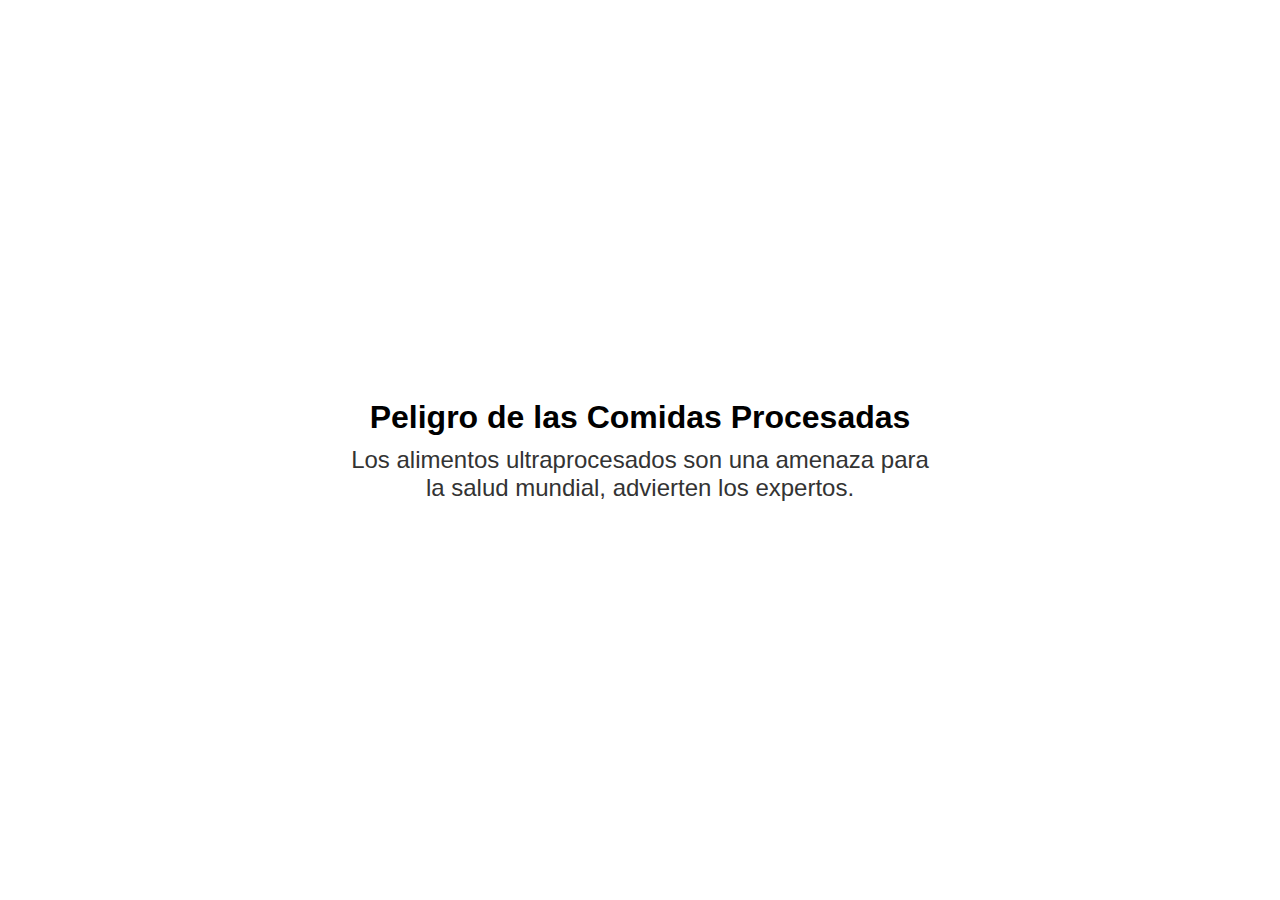
<file: index.html>
<!DOCTYPE html>
<html lang="es">
<head>
    <meta charset="UTF-8">
    <title>Proyecto: Peligro de las Comidas Procesadas</title>
</head>
<body style="text-align: center; margin: 0; padding: 0; height: 100vh; display: flex; justify-content: center; align-items: center; flex-direction: column; font-family: Arial, sans-serif;">
    
    <!-- Título Principal -->
    <h1 style="color: black; margin-bottom: 10px;">Peligro de las Comidas Procesadas</h1>
    
    <!-- Subtítulo (tu texto) -->
    <h2 style="color: #333; font-weight: normal; max-width: 600px; margin-top: 0;">
        Los alimentos ultraprocesados son una amenaza para la salud mundial, advierten los expertos.
    </h2>

</body>
</html>
</file>
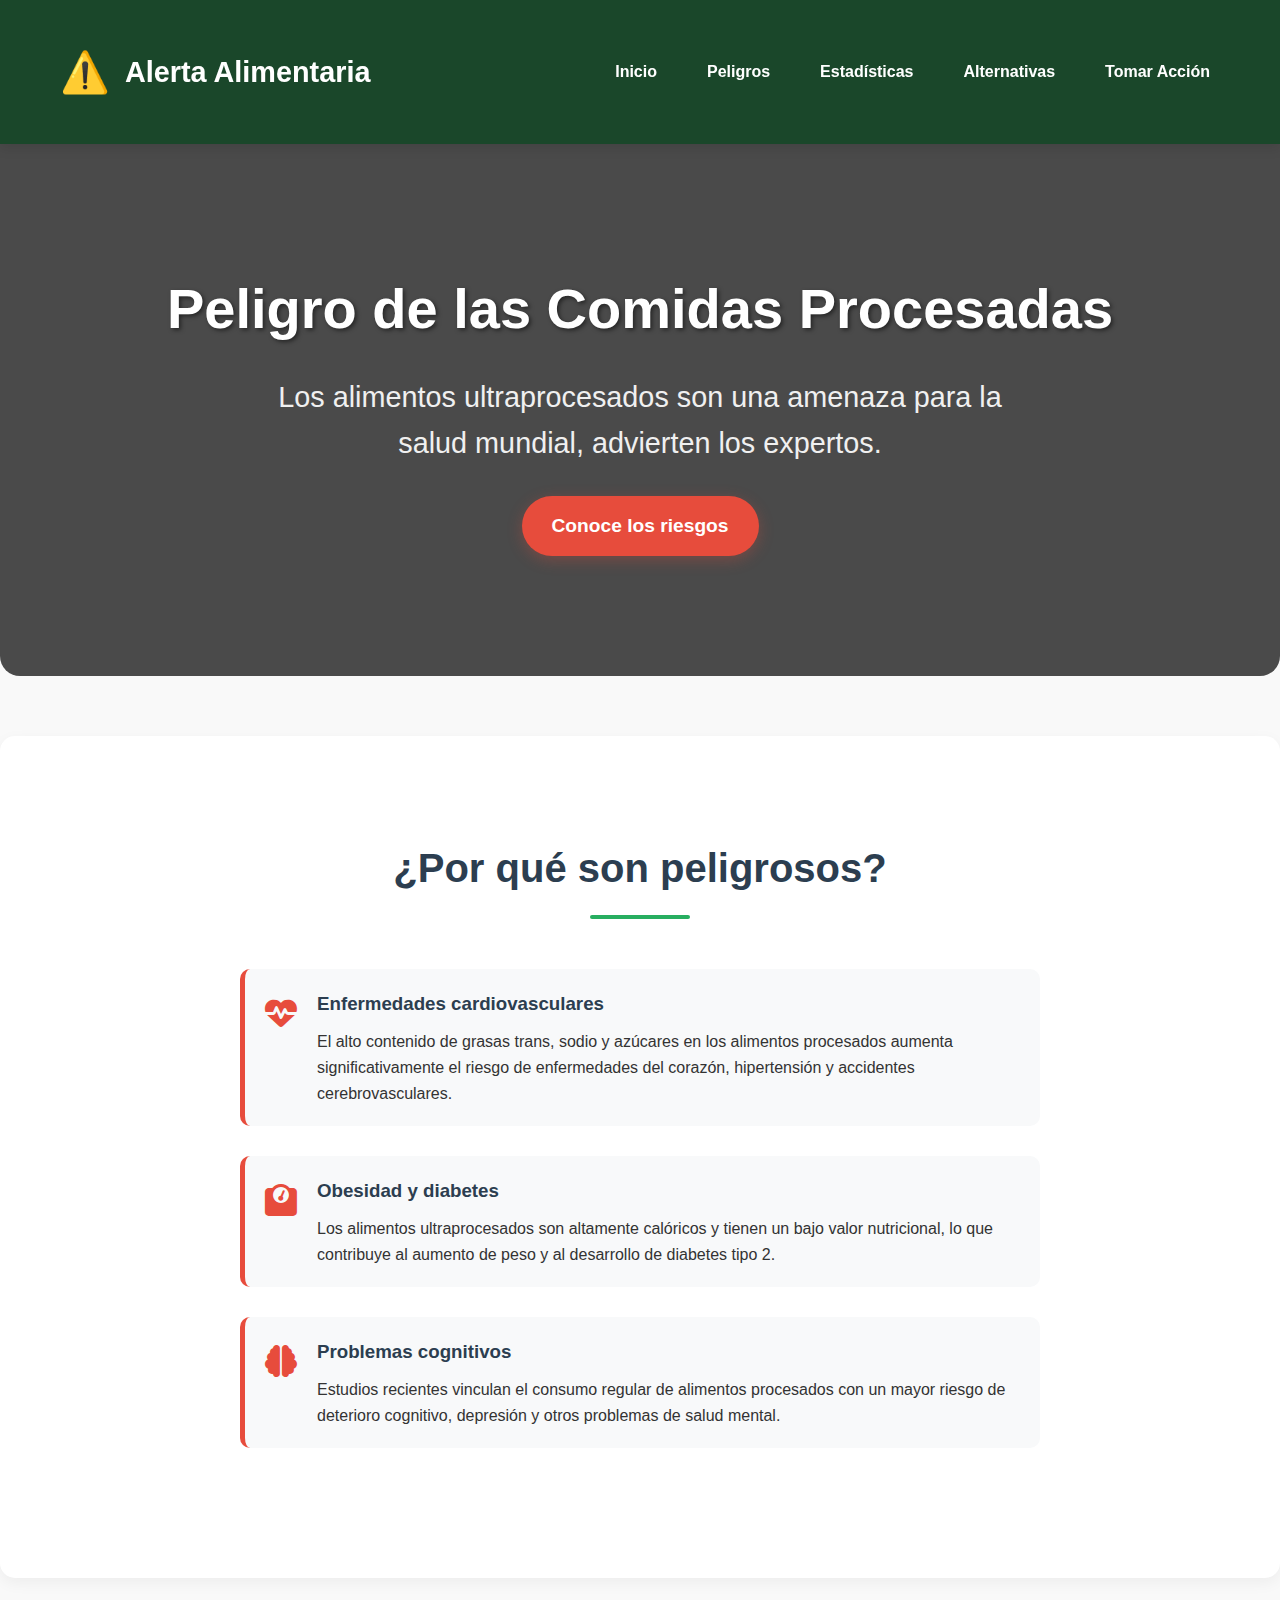
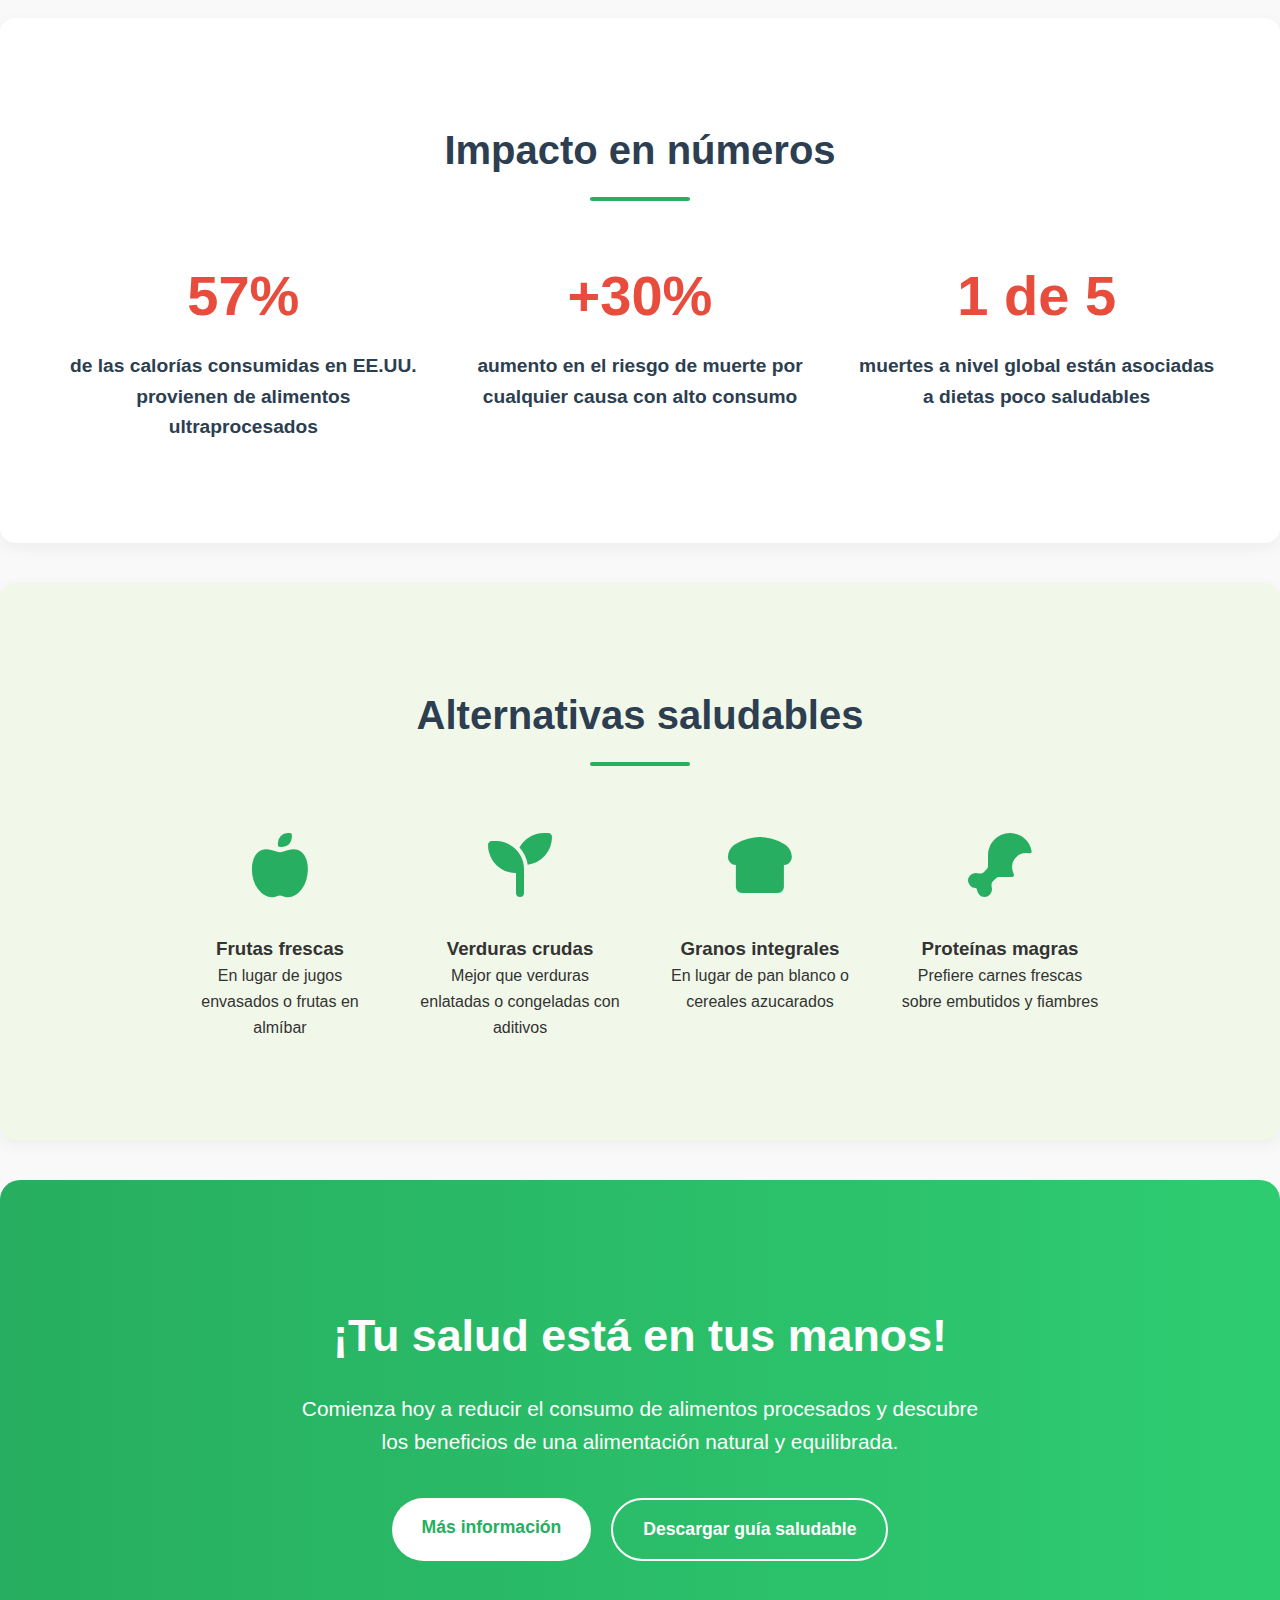
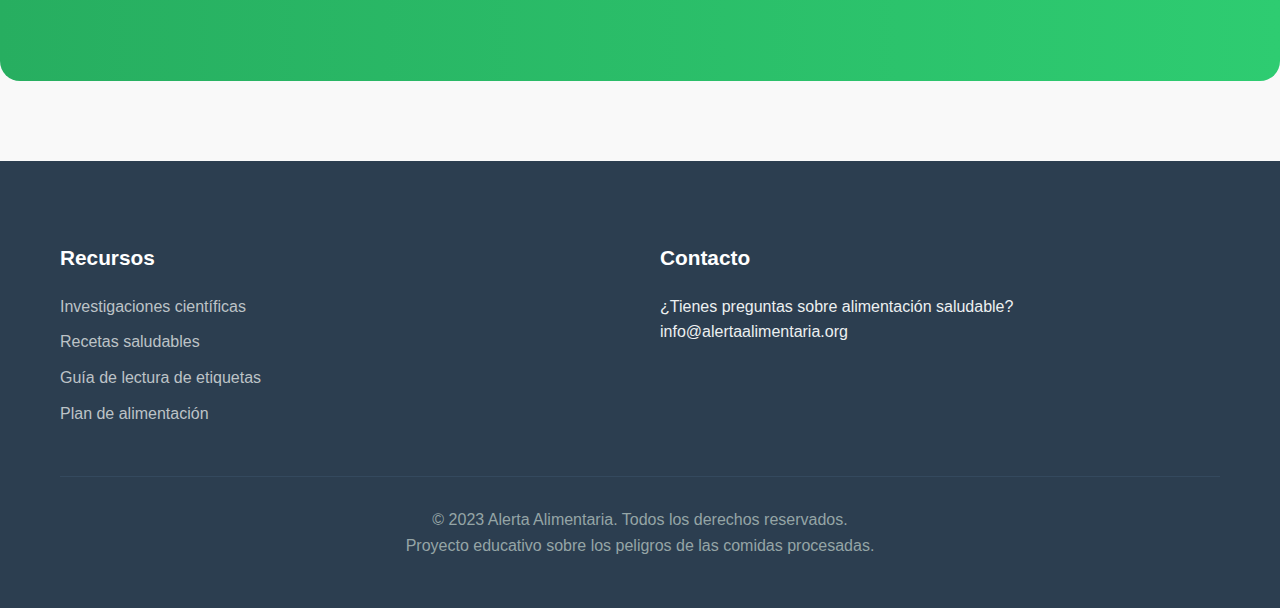
<file: html/index.html>
<!DOCTYPE html>
<html lang="es">
<head>
    <meta charset="UTF-8">
    <meta name="viewport" content="width=device-width, initial-scale=1.0">
    <title>Proyecto: Peligro de las Comidas Procesadas</title>
    <link rel="stylesheet" href="../css/style.css">
    <link rel="stylesheet" href="https://cdnjs.cloudflare.com/ajax/libs/font-awesome/6.4.0/css/all.min.css">
</head>
<body>
    <!-- Encabezado con navegación -->
    <header>
        <div class="container header-container">
            <div class="logo">
                <div class="logo-icon">⚠️</div>
                <span>Alerta Alimentaria</span>
            </div>
            <nav>
                <ul class="nav-links">
                    <li><a href="#inicio">Inicio</a></li>
                    <li><a href="#peligros">Peligros</a></li>
                    <li><a href="#estadisticas">Estadísticas</a></li>
                    <li><a href="#alternativas">Alternativas</a></li>
                    <li><a href="#accion">Tomar Acción</a></li>
                </ul>
            </nav>
        </div>
    </header>

    <!-- Sección de héroe (título principal) -->
    <section class="hero" id="inicio">
        <div class="container">
            <h1>Peligro de las Comidas Procesadas</h1>
            <p class="subtitle">Los alimentos ultraprocesados son una amenaza para la salud mundial, advierten los expertos.</p>
            <a href="#peligros" class="hero-btn">Conoce los riesgos</a>
        </div>
    </section>

    <!-- Sección de peligros -->
    <section class="section" id="peligros">
        <div class="container">
            <h2 class="section-title">¿Por qué son peligrosos?</h2>
            <div class="dangers-list">
                <div class="danger-item">
                    <div class="danger-icon"><i class="fas fa-heartbeat"></i></div>
                    <div class="danger-content">
                        <h3>Enfermedades cardiovasculares</h3>
                        <p>El alto contenido de grasas trans, sodio y azúcares en los alimentos procesados aumenta significativamente el riesgo de enfermedades del corazón, hipertensión y accidentes cerebrovasculares.</p>
                    </div>
                </div>
                <div class="danger-item">
                    <div class="danger-icon"><i class="fas fa-weight"></i></div>
                    <div class="danger-content">
                        <h3>Obesidad y diabetes</h3>
                        <p>Los alimentos ultraprocesados son altamente calóricos y tienen un bajo valor nutricional, lo que contribuye al aumento de peso y al desarrollo de diabetes tipo 2.</p>
                    </div>
                </div>
                <div class="danger-item">
                    <div class="danger-icon"><i class="fas fa-brain"></i></div>
                    <div class="danger-content">
                        <h3>Problemas cognitivos</h3>
                        <p>Estudios recientes vinculan el consumo regular de alimentos procesados con un mayor riesgo de deterioro cognitivo, depresión y otros problemas de salud mental.</p>
                    </div>
                </div>
            </div>
        </div>
    </section>

    <!-- Sección de estadísticas -->
    <section class="section" id="estadisticas">
        <div class="container">
            <h2 class="section-title">Impacto en números</h2>
            <div class="stats-container">
                <div class="stat">
                    <div class="stat-number">57%</div>
                    <div class="stat-label">de las calorías consumidas en EE.UU. provienen de alimentos ultraprocesados</div>
                </div>
                <div class="stat">
                    <div class="stat-number">+30%</div>
                    <div class="stat-label">aumento en el riesgo de muerte por cualquier causa con alto consumo</div>
                </div>
                <div class="stat">
                    <div class="stat-number">1 de 5</div>
                    <div class="stat-label">muertes a nivel global están asociadas a dietas poco saludables</div>
                </div>
            </div>
        </div>
    </section>

    <!-- Sección de alternativas -->
    <section class="section alternatives" id="alternativas">
        <div class="container">
            <h2 class="section-title">Alternativas saludables</h2>
            <div class="food-alternatives">
                <div class="alternative">
                    <div class="alternative-icon"><i class="fas fa-apple-alt"></i></div>
                    <h3>Frutas frescas</h3>
                    <p>En lugar de jugos envasados o frutas en almíbar</p>
                </div>
                <div class="alternative">
                    <div class="alternative-icon"><i class="fas fa-seedling"></i></div>
                    <h3>Verduras crudas</h3>
                    <p>Mejor que verduras enlatadas o congeladas con aditivos</p>
                </div>
                <div class="alternative">
                    <div class="alternative-icon"><i class="fas fa-bread-slice"></i></div>
                    <h3>Granos integrales</h3>
                    <p>En lugar de pan blanco o cereales azucarados</p>
                </div>
                <div class="alternative">
                    <div class="alternative-icon"><i class="fas fa-drumstick-bite"></i></div>
                    <h3>Proteínas magras</h3>
                    <p>Prefiere carnes frescas sobre embutidos y fiambres</p>
                </div>
            </div>
        </div>
    </section>

    <!-- Llamada a la acción -->
    <section class="cta" id="accion">
        <div class="container">
            <h2>¡Tu salud está en tus manos!</h2>
            <p>Comienza hoy a reducir el consumo de alimentos procesados y descubre los beneficios de una alimentación natural y equilibrada.</p>
            <div class="cta-buttons">
                <a href="#inicio" class="btn btn-primary">Más información</a>
                <a href="#" class="btn btn-secondary">Descargar guía saludable</a>
            </div>
        </div>
    </section>

    <!-- Pie de página -->
    <footer>
        <div class="container">
            <div class="footer-content">
                <div class="footer-links">
                    <h3>Recursos</h3>
                    <ul>
                        <li><a href="#">Investigaciones científicas</a></li>
                        <li><a href="#">Recetas saludables</a></li>
                        <li><a href="#">Guía de lectura de etiquetas</a></li>
                        <li><a href="#">Plan de alimentación</a></li>
                    </ul>
                </div>
                <div class="footer-contact">
                    <h3>Contacto</h3>
                    <p>¿Tienes preguntas sobre alimentación saludable?</p>
                    <p>info@alertaalimentaria.org</p>
                </div>
            </div>
            <div class="copyright">
                <p>&copy; 2023 Alerta Alimentaria. Todos los derechos reservados.</p>
                <p>Proyecto educativo sobre los peligros de las comidas procesadas.</p>
            </div>
        </div>
    </footer>
</body>
</html>
</file>
<file: css/style.css>
/* styles.css - Estilos para la página "Peligro de las Comidas Procesadas" */

/* Reset y configuración básica */
* {
    margin: 0;
    padding: 0;
    box-sizing: border-box;
}

html {
    scroll-behavior: smooth;
}

body {
    font-family: 'Segoe UI', Tahoma, Geneva, Verdana, sans-serif;
    line-height: 1.6;
    color: #333;
    background-color: #f9f9f9;
    overflow-x: hidden;
}

/* Contenedor principal */
.container {
    max-width: 1200px;
    margin: 0 auto;
    padding: 20px;
}

/* Encabezado y navegación */
header {
    background-color: #1a472a;
    color: white;
    padding: 20px 0;
    box-shadow: 0 4px 12px rgba(0, 0, 0, 0.1);
    position: sticky;
    top: 0;
    z-index: 1000;
}

.logo {
    display: flex;
    align-items: center;
    gap: 15px;
    font-size: 1.8rem;
    font-weight: 700;
}

.logo-icon {
    font-size: 2.5rem;
}

.nav-links {
    display: flex;
    list-style: none;
    gap: 30px;
}

.nav-links a {
    color: white;
    text-decoration: none;
    font-weight: 600;
    transition: color 0.3s;
    padding: 5px 10px;
    border-radius: 4px;
}

.nav-links a:hover {
    color: #a3d9a5;
    background-color: rgba(255, 255, 255, 0.1);
}

.header-container {
    display: flex;
    justify-content: space-between;
    align-items: center;
}

/* Sección de héroe (título principal) */
.hero {
    background: linear-gradient(rgba(0, 0, 0, 0.7), rgba(0, 0, 0, 0.7)), 
                url('https://images.unsplash.com/photo-1576402187878-974f70c890a5?ixlib=rb-1.2.1&auto=format&fit=crop&w=1350&q=80');
    background-size: cover;
    background-position: center;
    color: white;
    text-align: center;
    padding: 100px 20px;
    margin-bottom: 60px;
    border-radius: 0 0 20px 20px;
}

.hero h1 {
    font-size: 3.5rem;
    margin-bottom: 20px;
    text-shadow: 2px 2px 4px rgba(0, 0, 0, 0.5);
    color: #fff;
}

.hero .subtitle {
    font-size: 1.8rem;
    max-width: 800px;
    margin: 0 auto 30px;
    font-weight: 300;
    color: #f0f0f0;
}

.hero-btn {
    display: inline-block;
    background-color: #e74c3c;
    color: white;
    padding: 15px 30px;
    font-size: 1.2rem;
    font-weight: 600;
    text-decoration: none;
    border-radius: 50px;
    transition: all 0.3s ease;
    box-shadow: 0 4px 15px rgba(231, 76, 60, 0.3);
}

.hero-btn:hover {
    background-color: #c0392b;
    transform: translateY(-3px);
    box-shadow: 0 6px 20px rgba(231, 76, 60, 0.4);
}

/* Secciones de contenido */
.section {
    padding: 80px 20px;
    margin-bottom: 40px;
    background-color: white;
    border-radius: 15px;
    box-shadow: 0 5px 15px rgba(0, 0, 0, 0.05);
}

.section-title {
    color: #2c3e50;
    font-size: 2.5rem;
    text-align: center;
    margin-bottom: 50px;
    position: relative;
}

.section-title::after {
    content: '';
    display: block;
    width: 100px;
    height: 4px;
    background-color: #27ae60;
    margin: 15px auto;
    border-radius: 2px;
}

/* Tarjetas de información */
.cards-container {
    display: grid;
    grid-template-columns: repeat(auto-fit, minmax(300px, 1fr));
    gap: 30px;
    margin-top: 40px;
}

.card {
    background-color: #fff;
    border-radius: 15px;
    overflow: hidden;
    box-shadow: 0 10px 20px rgba(0, 0, 0, 0.08);
    transition: transform 0.3s, box-shadow 0.3s;
}

.card:hover {
    transform: translateY(-10px);
    box-shadow: 0 15px 30px rgba(0, 0, 0, 0.12);
}

.card-img {
    width: 100%;
    height: 200px;
    object-fit: cover;
}

.card-content {
    padding: 25px;
}

.card-title {
    color: #2c3e50;
    font-size: 1.5rem;
    margin-bottom: 15px;
}

.card-text {
    color: #555;
    line-height: 1.7;
}

.card-highlight {
    border-top: 5px solid #e74c3c;
}

/* Lista de peligros */
.dangers-list {
    max-width: 800px;
    margin: 0 auto;
}

.danger-item {
    display: flex;
    align-items: flex-start;
    margin-bottom: 30px;
    padding: 20px;
    background-color: #f8f9fa;
    border-radius: 10px;
    border-left: 5px solid #e74c3c;
}

.danger-icon {
    font-size: 2rem;
    margin-right: 20px;
    color: #e74c3c;
}

.danger-content h3 {
    color: #2c3e50;
    margin-bottom: 10px;
}

/* Estadísticas */
.stats-container {
    display: flex;
    justify-content: space-around;
    flex-wrap: wrap;
    gap: 30px;
    margin-top: 50px;
}

.stat {
    text-align: center;
    flex: 1;
    min-width: 200px;
}

.stat-number {
    font-size: 3.5rem;
    font-weight: 700;
    color: #e74c3c;
    margin-bottom: 10px;
}

.stat-label {
    font-size: 1.2rem;
    color: #2c3e50;
    font-weight: 600;
}

/* Alternativas saludables */
.alternatives {
    background-color: #f1f8e9;
}

.food-alternatives {
    display: flex;
    flex-wrap: wrap;
    justify-content: center;
    gap: 40px;
    margin-top: 40px;
}

.alternative {
    text-align: center;
    width: 200px;
}

.alternative-icon {
    font-size: 4rem;
    color: #27ae60;
    margin-bottom: 15px;
}

/* Llamada a la acción */
.cta {
    background: linear-gradient(to right, #27ae60, #2ecc71);
    color: white;
    text-align: center;
    padding: 100px 20px;
    border-radius: 20px;
}

.cta h2 {
    font-size: 2.8rem;
    margin-bottom: 20px;
}

.cta p {
    font-size: 1.3rem;
    max-width: 700px;
    margin: 0 auto 40px;
}

.cta-buttons {
    display: flex;
    justify-content: center;
    gap: 20px;
    flex-wrap: wrap;
}

.btn {
    padding: 15px 30px;
    font-size: 1.1rem;
    font-weight: 600;
    border: none;
    border-radius: 50px;
    cursor: pointer;
    transition: all 0.3s ease;
    text-decoration: none;
    display: inline-block;
}

.btn-primary {
    background-color: white;
    color: #27ae60;
}

.btn-secondary {
    background-color: transparent;
    color: white;
    border: 2px solid white;
}

.btn:hover {
    transform: translateY(-3px);
    box-shadow: 0 10px 20px rgba(0, 0, 0, 0.1);
}

/* Pie de página */
footer {
    background-color: #2c3e50;
    color: #ecf0f1;
    padding: 60px 20px 30px;
    margin-top: 80px;
}

.footer-content {
    display: grid;
    grid-template-columns: repeat(auto-fit, minmax(250px, 1fr));
    gap: 40px;
    margin-bottom: 40px;
}

.footer-links h3, .footer-contact h3 {
    color: white;
    margin-bottom: 20px;
    font-size: 1.3rem;
}

.footer-links ul {
    list-style: none;
}

.footer-links li {
    margin-bottom: 10px;
}

.footer-links a {
    color: #bdc3c7;
    text-decoration: none;
    transition: color 0.3s;
}

.footer-links a:hover {
    color: #27ae60;
}

.copyright {
    text-align: center;
    padding-top: 30px;
    border-top: 1px solid #34495e;
    color: #95a5a6;
}

/* Responsividad */
@media (max-width: 768px) {
    .header-container {
        flex-direction: column;
        gap: 20px;
    }
    
    .nav-links {
        flex-wrap: wrap;
        justify-content: center;
        gap: 15px;
    }
    
    .hero h1 {
        font-size: 2.5rem;
    }
    
    .hero .subtitle {
        font-size: 1.4rem;
    }
    
    .section-title {
        font-size: 2rem;
    }
    
    .stats-container {
        flex-direction: column;
        align-items: center;
    }
    
    .cta-buttons {
        flex-direction: column;
        align-items: center;
    }
    
    .btn {
        width: 100%;
        max-width: 300px;
        text-align: center;
    }
}
</file>
